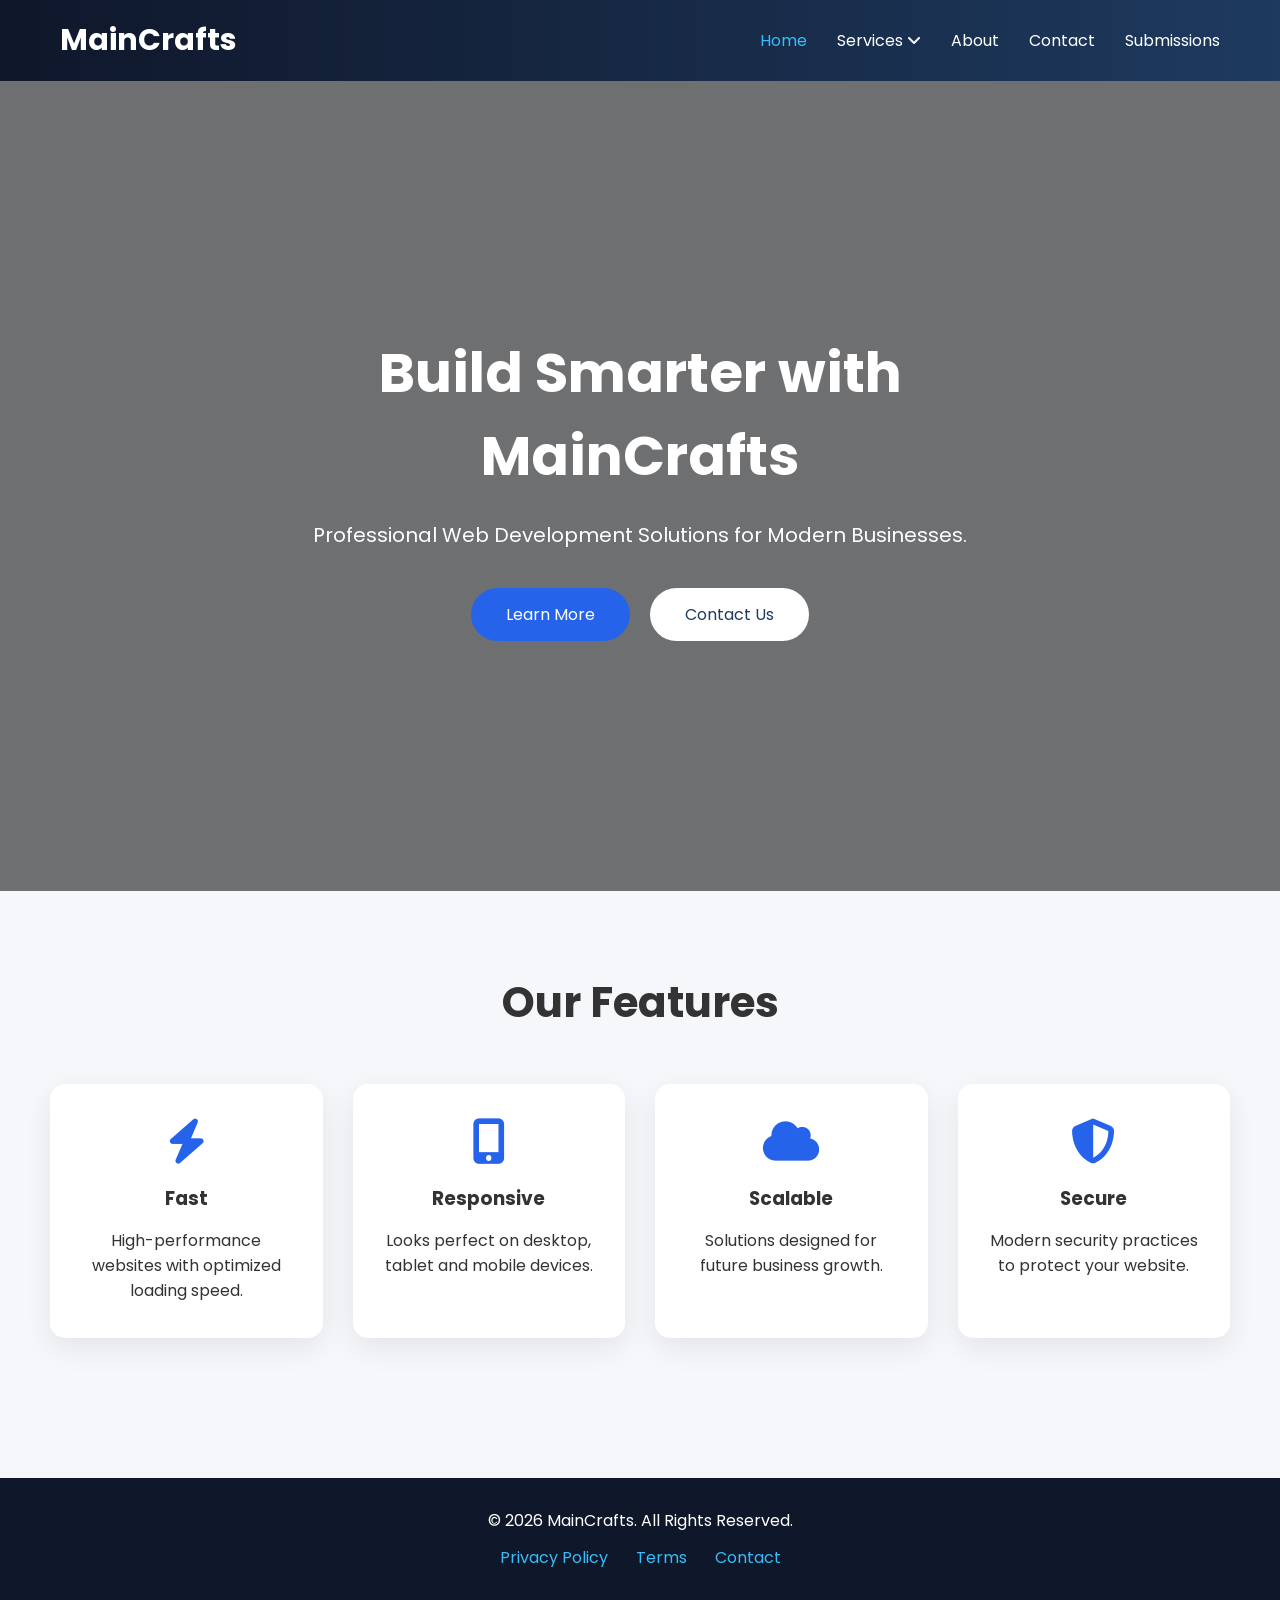
<file: index.html>
<!DOCTYPE html>
<html lang="en">
<head>
<meta charset="UTF-8">
<meta name="viewport" content="width=device-width, initial-scale=1.0">
<title>MainCrafts Technology</title>

<link rel="stylesheet" href="style.css">

<link rel="stylesheet"
href="https://cdnjs.cloudflare.com/ajax/libs/font-awesome/6.5.2/css/all.min.css">

</head>

<body>

<!-- Navbar -->

<header>

<nav class="navbar">

<div class="logo">
MainCrafts
</div>

<ul class="nav-links">

<li><a href="index.html" class="active">Home</a></li>

<li class="dropdown">

<a href="#">Services <i class="fa fa-angle-down"></i></a>

<ul class="dropdown-content">

<li><a href="#">Web Design</a></li>

<li><a href="#">SEO</a></li>

<li><a href="#">App Development</a></li>

</ul>

</li>

<li><a href="about.html">About</a></li>

<li><a href="contact.html">Contact</a></li>

<li><a href="submissions.html">Submissions</a></li>

</ul>

</nav>

</header>

<!-- Hero -->

<section class="hero">

<div class="hero-content">

<h1>Build Smarter with MainCrafts</h1>

<p>

Professional Web Development Solutions for Modern Businesses.

</p>

<div class="hero-buttons">

<a href="about.html" class="btn">Learn More</a>

<a href="contact.html" class="btn btn2">Contact Us</a>

</div>

</div>

</section>

<!-- Features -->

<section class="features">

<h2>Our Features</h2>

<div class="feature-container">

<div class="card">

<i class="fas fa-bolt"></i>

<h3>Fast</h3>

<p>

High-performance websites with optimized loading speed.

</p>

</div>

<div class="card">

<i class="fas fa-mobile-alt"></i>

<h3>Responsive</h3>

<p>

Looks perfect on desktop, tablet and mobile devices.

</p>

</div>

<div class="card">

<i class="fas fa-cloud"></i>

<h3>Scalable</h3>

<p>

Solutions designed for future business growth.

</p>

</div>

<div class="card">

<i class="fas fa-shield-alt"></i>

<h3>Secure</h3>

<p>

Modern security practices to protect your website.

</p>

</div>

</div>

</section>

<!-- Footer -->

<footer>

<p>

© 2026 MainCrafts. All Rights Reserved.

</p>

<div class="footer-links">

<a href="#">Privacy Policy</a>

<a href="#">Terms</a>

<a href="contact.html">Contact</a>

</div>

</footer>

<script src="script.js"></script>

</body>
</html>
</file>
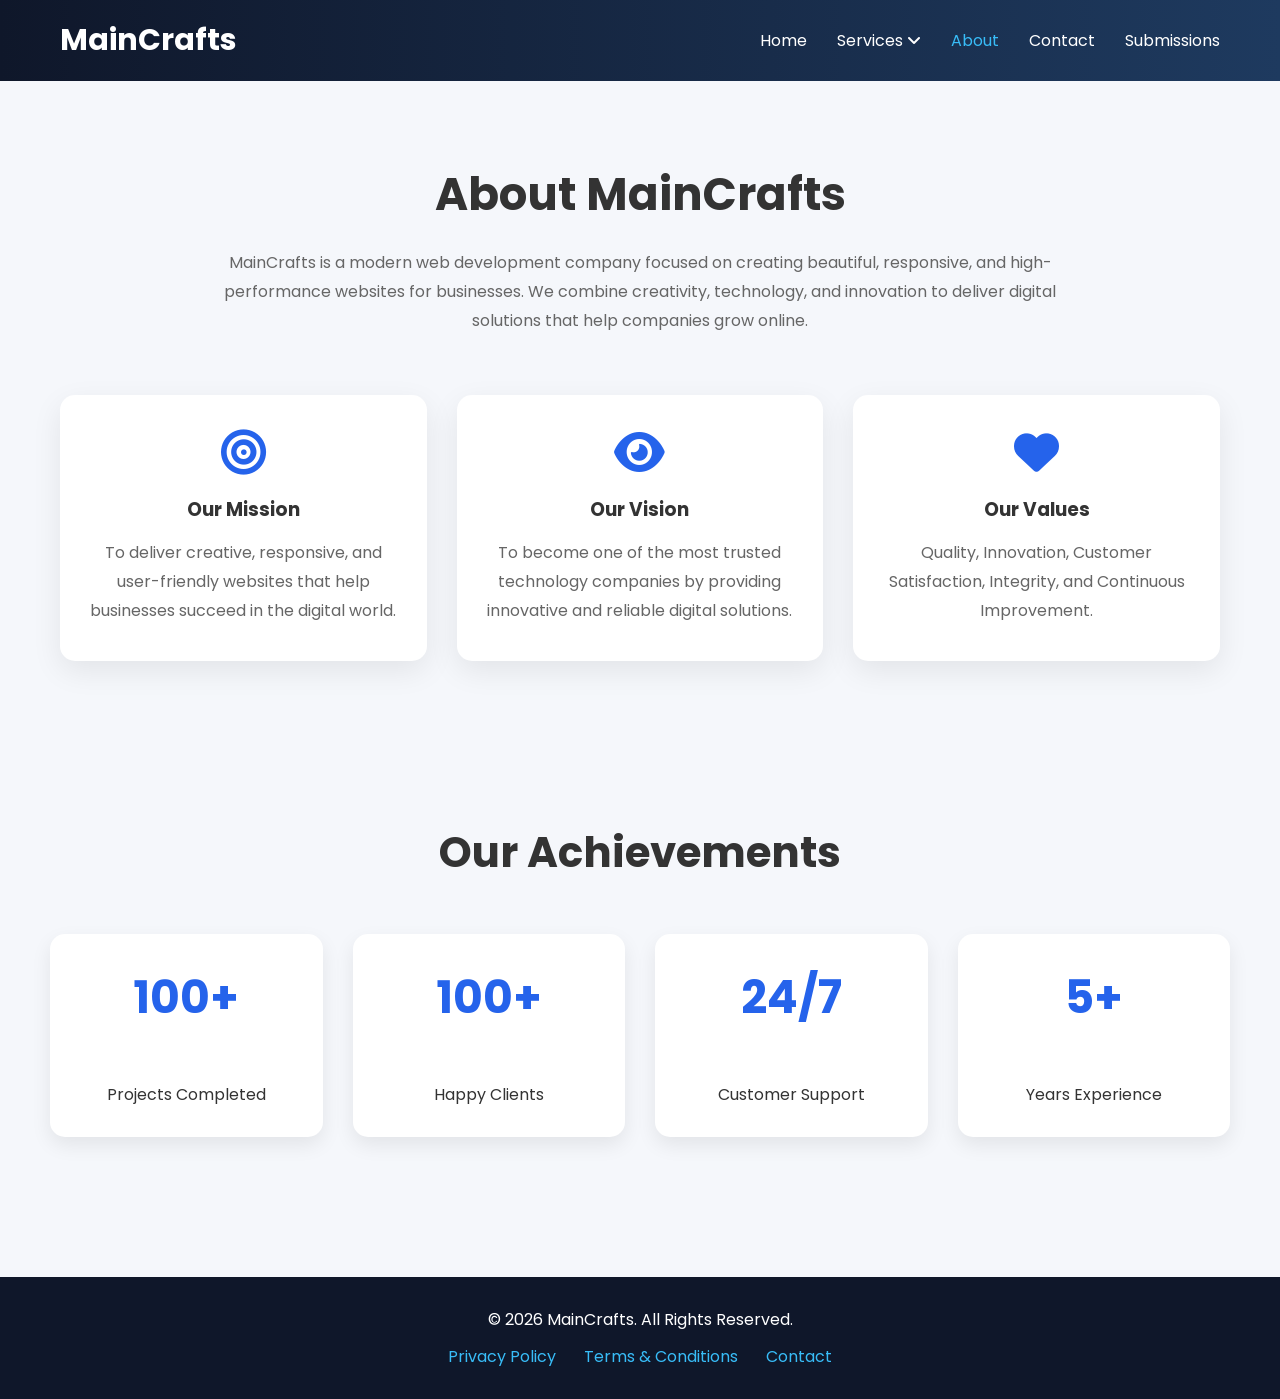
<file: about.html>
<!DOCTYPE html>
<html lang="en">

<head>
<meta charset="UTF-8">
<meta name="viewport" content="width=device-width, initial-scale=1.0">

<title>About | MainCrafts</title>

<link rel="stylesheet" href="style.css">

<link rel="stylesheet"
href="https://cdnjs.cloudflare.com/ajax/libs/font-awesome/6.5.2/css/all.min.css">

</head>

<body>

<header>

<nav class="navbar">

<div class="logo">
MainCrafts
</div>

<ul class="nav-links">

<li><a href="index.html">Home</a></li>

<li class="dropdown">

<a href="#">Services <i class="fa fa-angle-down"></i></a>

<ul class="dropdown-content">

<li><a href="#">Web Design</a></li>

<li><a href="#">SEO</a></li>

<li><a href="#">App Development</a></li>

</ul>

</li>

<li><a href="about.html" class="active">About</a></li>

<li><a href="contact.html">Contact</a></li>

<li><a href="submissions.html">Submissions</a></li>

</ul>

</nav>

</header>

<section class="about-section">

<h1>About MainCrafts</h1>

<p>

MainCrafts is a modern web development company focused on creating beautiful,
responsive, and high-performance websites for businesses. We combine creativity,
technology, and innovation to deliver digital solutions that help companies
grow online.

</p>

<div class="about-cards">

<div class="card">

<i class="fas fa-bullseye"></i>

<h3>Our Mission</h3>

<p>

To deliver creative, responsive, and user-friendly websites that help businesses
succeed in the digital world.

</p>

</div>

<div class="card">

<i class="fas fa-eye"></i>

<h3>Our Vision</h3>

<p>

To become one of the most trusted technology companies by providing innovative
and reliable digital solutions.

</p>

</div>

<div class="card">

<i class="fas fa-heart"></i>

<h3>Our Values</h3>

<p>

Quality, Innovation, Customer Satisfaction, Integrity, and Continuous
Improvement.

</p>

</div>

</div>

</section>

<section class="features">

<h2>Our Achievements</h2>

<div class="feature-container">

<div class="stat-box">

<h2>100+</h2>

<p>Projects Completed</p>

</div>

<div class="stat-box">

<h2>100+</h2>

<p>Happy Clients</p>

</div>

<div class="stat-box">

<h2>24/7</h2>

<p>Customer Support</p>

</div>

<div class="stat-box">

<h2>5+</h2>

<p>Years Experience</p>

</div>

</div>

</section>

<footer>

<p>© 2026 MainCrafts. All Rights Reserved.</p>

<div class="footer-links">

<a href="#">Privacy Policy</a>

<a href="#">Terms & Conditions</a>

<a href="contact.html">Contact</a>

</div>

</footer>

</body>

</html>
</file>
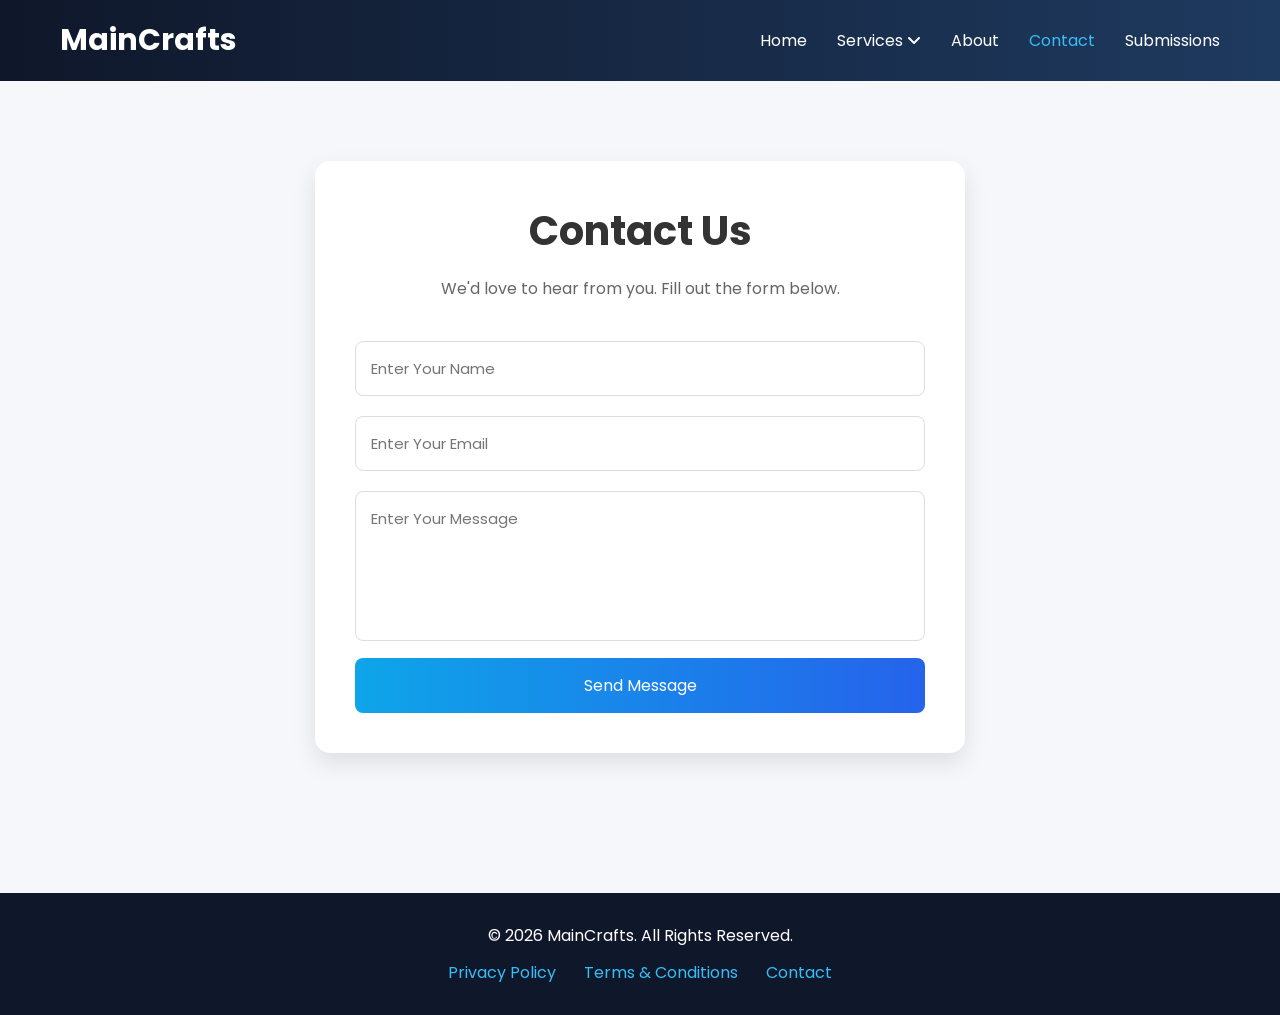
<file: contact.html>
<!DOCTYPE html>
<html lang="en">
<head>

<meta charset="UTF-8">
<meta name="viewport" content="width=device-width, initial-scale=1.0">

<title>Contact | MainCrafts</title>

<link rel="stylesheet" href="style.css">

<link rel="stylesheet"
href="https://cdnjs.cloudflare.com/ajax/libs/font-awesome/6.5.2/css/all.min.css">

</head>

<body>

<header>

<nav class="navbar">

<div class="logo">MainCrafts</div>

<ul class="nav-links">

<li><a href="index.html">Home</a></li>

<li class="dropdown">

<a href="#">Services <i class="fa fa-angle-down"></i></a>

<ul class="dropdown-content">

<li><a href="#">Web Design</a></li>

<li><a href="#">SEO</a></li>

<li><a href="#">App Development</a></li>

</ul>

</li>

<li><a href="about.html">About</a></li>

<li><a href="contact.html" class="active">Contact</a></li>

<li><a href="submissions.html">Submissions</a></li>

</ul>

</nav>

</header>

<section class="contact-section">

<div class="contact-box">

<h2>Contact Us</h2>

<p>We'd love to hear from you. Fill out the form below.</p>

<form id="contactForm">

<input
type="text"
id="name"
placeholder="Enter Your Name"
required>

<input
type="email"
id="email"
placeholder="Enter Your Email"
required>

<textarea
id="message"
placeholder="Enter Your Message"
required></textarea>

<button type="submit">
Send Message
</button>

</form>

</div>

</section>

<footer>

<p>© 2026 MainCrafts. All Rights Reserved.</p>

<div class="footer-links">

<a href="#">Privacy Policy</a>

<a href="#">Terms & Conditions</a>

<a href="contact.html">Contact</a>

</div>

</footer>

<script src="script.js"></script>

</body>
</html>
</file>
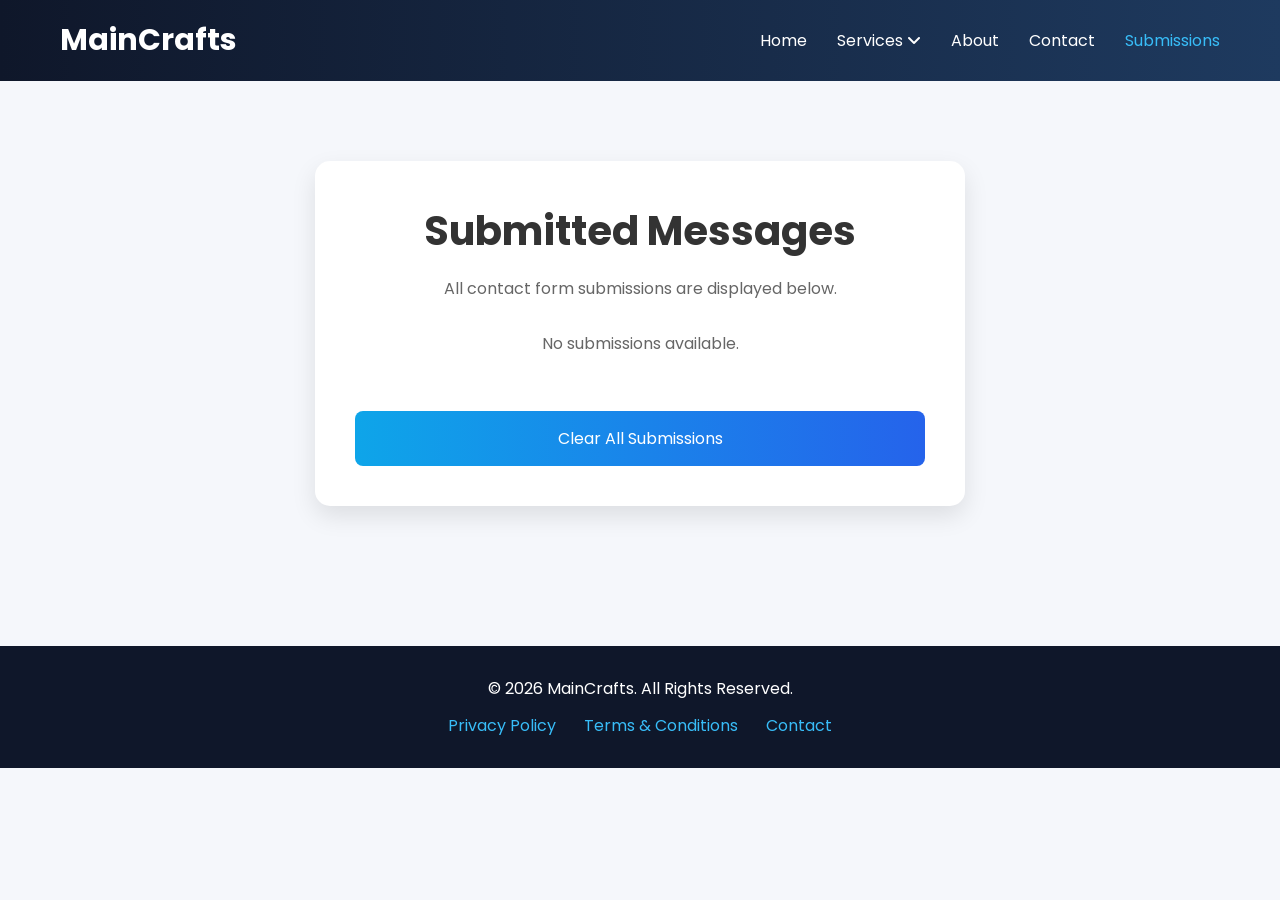
<file: submissions.html>
<!DOCTYPE html>
<html lang="en">

<head>

<meta charset="UTF-8">
<meta name="viewport" content="width=device-width, initial-scale=1.0">

<title>Submissions | MainCrafts</title>

<link rel="stylesheet" href="style.css">

<link rel="stylesheet"
href="https://cdnjs.cloudflare.com/ajax/libs/font-awesome/6.5.2/css/all.min.css">

</head>

<body>

<header>

<nav class="navbar">

<div class="logo">
MainCrafts
</div>

<ul class="nav-links">

<li><a href="index.html">Home</a></li>

<li class="dropdown">

<a href="#">Services <i class="fa fa-angle-down"></i></a>

<ul class="dropdown-content">

<li><a href="#">Web Design</a></li>

<li><a href="#">SEO</a></li>

<li><a href="#">App Development</a></li>

</ul>

</li>

<li><a href="about.html">About</a></li>

<li><a href="contact.html">Contact</a></li>

<li><a href="submissions.html" class="active">Submissions</a></li>

</ul>

</nav>

</header>

<section class="contact-section">

<div class="contact-box">

<h2>Submitted Messages</h2>

<p>All contact form submissions are displayed below.</p>

<div id="submissionList">

<!-- JavaScript will display submissions here -->

</div>

<br>

<button onclick="clearAll()">
Clear All Submissions
</button>

</div>

</section>

<footer>

<p>© 2026 MainCrafts. All Rights Reserved.</p>

<div class="footer-links">

<a href="#">Privacy Policy</a>

<a href="#">Terms & Conditions</a>

<a href="contact.html">Contact</a>

</div>

</footer>

<script src="script.js"></script>

</body>

</html>
</file>
<file: style.css>
/* Google Font */
@import url('https://fonts.googleapis.com/css2?family=Poppins:wght@300;400;500;600;700&display=swap');

*{
    margin:0;
    padding:0;
    box-sizing:border-box;
    font-family:'Poppins',sans-serif;
}

body{
    background:#f5f7fb;
    color:#333;
}

/* Navbar */

.navbar{
    display:flex;
    justify-content:space-between;
    align-items:center;
    padding:18px 60px;
    background:linear-gradient(90deg,#0f172a,#1e3a5f);
    position:sticky;
    top:0;
    z-index:1000;
}

.logo{
    color:#fff;
    font-size:30px;
    font-weight:700;
}

.nav-links{
    display:flex;
    list-style:none;
    align-items:center;
}

.nav-links li{
    margin-left:30px;
    position:relative;
}

.nav-links li a{
    color:#fff;
    text-decoration:none;
    font-size:16px;
    transition:.3s;
}

.nav-links li a:hover,
.nav-links li a.active{
    color:#38bdf8;
}

/* Dropdown */

.dropdown-content{
    display:none;
    position:absolute;
    background:#fff;
    min-width:180px;
    top:35px;
    border-radius:8px;
    box-shadow:0 8px 20px rgba(0,0,0,.15);
}

.dropdown-content li{
    list-style:none;
}

.dropdown-content li a{
    color:#333;
    display:block;
    padding:12px;
}

.dropdown-content li a:hover{
    background:#1d4ed8;
    color:white;
}

.dropdown:hover .dropdown-content{
    display:block;
}

/* Hero */

.hero{
    height:90vh;
    background:linear-gradient(rgba(0,0,0,.55),rgba(0,0,0,.55)),
    url("https://images.unsplash.com/photo-1498050108023-c5249f4df085?auto=format&fit=crop&w=1600&q=80");
    background-size:cover;
    background-position:center;
    display:flex;
    justify-content:center;
    align-items:center;
    text-align:center;
    color:#fff;
}

.hero-content{
    max-width:700px;
}

.hero h1{
    font-size:55px;
    margin-bottom:20px;
}

.hero p{
    font-size:20px;
    line-height:1.8;
    margin-bottom:35px;
}

.hero-buttons{
    display:flex;
    justify-content:center;
    gap:20px;
}

.btn{
    background:#2563eb;
    color:white;
    text-decoration:none;
    padding:14px 35px;
    border-radius:30px;
    transition:.3s;
}

.btn:hover{
    background:#0ea5e9;
}

.btn2{
    background:white;
    color:#1e3a5f;
}

/* Features */

.features{
    padding:80px 50px;
}

.features h2{
    text-align:center;
    font-size:42px;
    margin-bottom:50px;
}

.feature-container{
    display:grid;
    grid-template-columns:repeat(auto-fit,minmax(240px,1fr));
    gap:30px;
}

.card{
    background:white;
    border-radius:15px;
    text-align:center;
    padding:35px 25px;
    box-shadow:0 10px 30px rgba(0,0,0,.08);
    transition:.3s;
}

.card:hover{
    transform:translateY(-10px);
}

.card i{
    color:#2563eb;
    font-size:45px;
    margin-bottom:20px;
}

.card h3{
    margin-bottom:15px;
}

/* About */

.about-section{
    padding:80px 60px;
    text-align:center;
}

.about-section h1{
    font-size:45px;
    margin-bottom:20px;
}

.about-section p{
    max-width:900px;
    margin:auto;
    line-height:1.8;
    color:#666;
}

.about-cards{
    display:grid;
    grid-template-columns:repeat(auto-fit,minmax(250px,1fr));
    gap:30px;
    margin-top:60px;
}

.stat-box{
    background:white;
    padding:30px;
    text-align:center;
    border-radius:15px;
    box-shadow:0 8px 20px rgba(0,0,0,.08);
}

.stat-box h2{
    color:#2563eb;
    font-size:45px;
}

/* Contact */

.contact-section{
    padding:80px 20px;
}

.contact-box{
    max-width:650px;
    margin:auto;
    background:white;
    padding:40px;
    border-radius:15px;
    box-shadow:0 10px 25px rgba(0,0,0,.1);
}

.contact-box h2{
    text-align:center;
    margin-bottom:15px;
    font-size:40px;
}

.contact-box p{
    text-align:center;
    color:#666;
    margin-bottom:30px;
}

.contact-box input,
.contact-box textarea{
    width:100%;
    padding:15px;
    margin:10px 0;
    border:1px solid #ddd;
    border-radius:8px;
    font-size:15px;
}

.contact-box textarea{
    height:150px;
    resize:none;
}

.contact-box button{
    width:100%;
    padding:15px;
    border:none;
    border-radius:8px;
    background:linear-gradient(90deg,#0ea5e9,#2563eb);
    color:white;
    font-size:16px;
    cursor:pointer;
}

.contact-box button:hover{
    opacity:.9;
}

/* Submission Cards */

.submission-container{
    max-width:900px;
    margin:50px auto;
    padding:20px;
}

.submission-card{
    background:white;
    padding:25px;
    border-radius:15px;
    margin-bottom:25px;
    box-shadow:0 8px 20px rgba(0,0,0,.08);
}

.submission-card h3{
    color:#2563eb;
    margin-bottom:10px;
}

.submission-card p{
    margin:8px 0;
}

/* Footer */

footer{
    background:#0f172a;
    color:white;
    text-align:center;
    padding:30px;
    margin-top:60px;
}

.footer-links{
    margin-top:12px;
}

.footer-links a{
    color:#38bdf8;
    text-decoration:none;
    margin:0 12px;
}

/* Responsive */

@media(max-width:768px){

.navbar{
    flex-direction:column;
    padding:20px;
}

.nav-links{
    flex-direction:column;
    margin-top:20px;
}

.nav-links li{
    margin:10px 0;
}

.hero h1{
    font-size:36px;
}

.hero p{
    font-size:17px;
}

.hero-buttons{
    flex-direction:column;
}

.features{
    padding:50px 20px;
}

.about-section{
    padding:50px 20px;
}

.contact-box{
    padding:25px;
}

}
</file>
